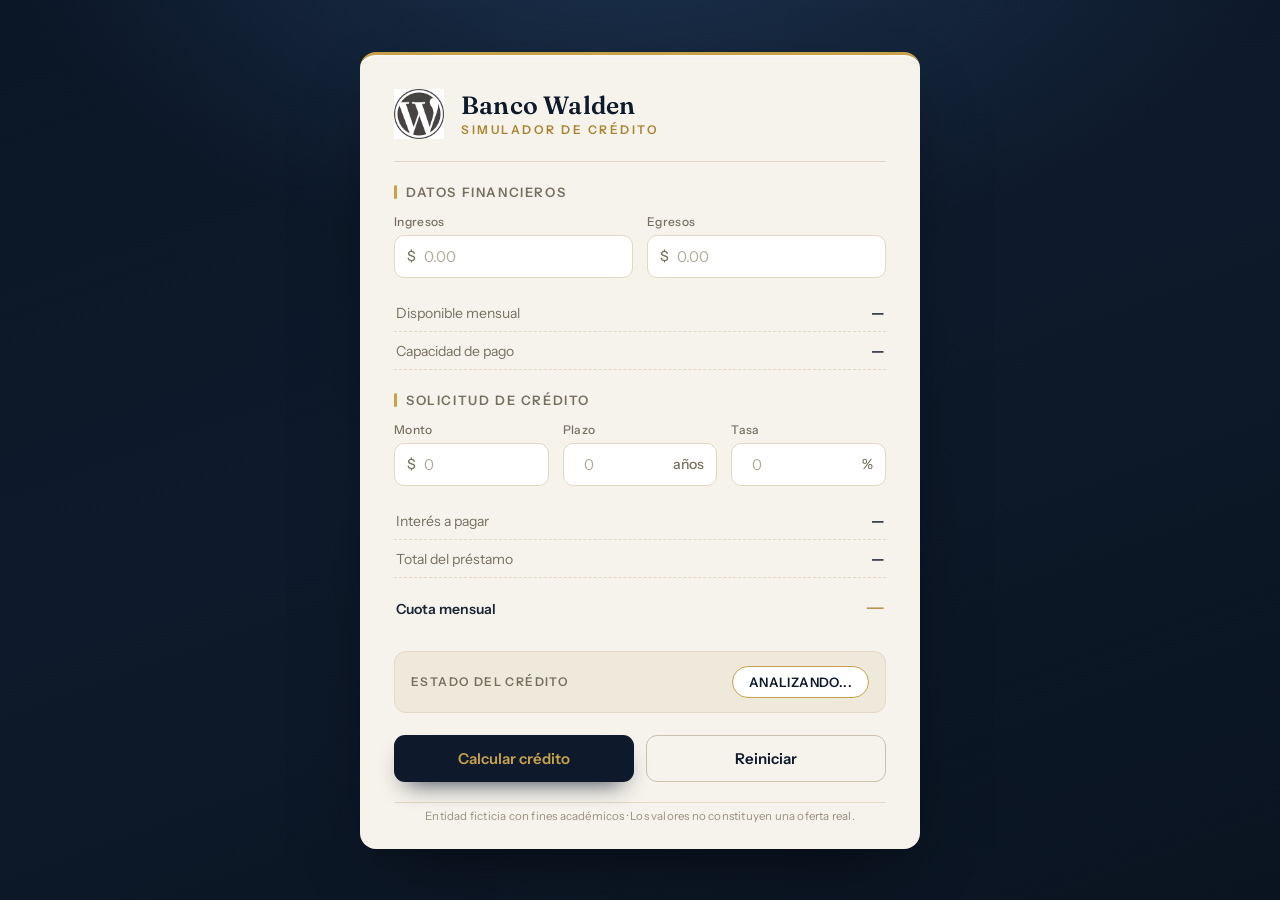
<file: index.html>
<!DOCTYPE html>
<html lang="es">
<head>
    <meta charset="UTF-8">
    <meta name="viewport" content="width=device-width, initial-scale=1.0">
    <title>Banco Walden — Simulador de Crédito</title>
    <link rel="preconnect" href="https://fonts.googleapis.com">
    <link rel="preconnect" href="https://fonts.gstatic.com" crossorigin>
    <link href="https://fonts.googleapis.com/css2?family=Fraunces:opsz,wght@9..144,400;9..144,600;9..144,700&family=Instrument+Sans:wght@400;500;600&display=swap" rel="stylesheet">
    <link rel="stylesheet" href="simulador.css">
    
</head>
<body>
    <main class="card">
        <header class="brand">
            <span class="seal"><img src="images.png" alt="Logo" width="50"></span>
            <div class="brand__text">
                <p class="brand__name">Banco Walden</p>
                <p class="brand__tag">Simulador de crédito</p>
            </div>
        </header>

        <section class="block">
            <h2 class="block__title">Datos financieros</h2>
            <div class="grid grid--2">
                <div class="field">
                    <label for="txtIngresos">Ingresos</label>
                    <div class="input-wrap"><span class="affix">$</span><input type="text" id="txtIngresos" inputmode="decimal" placeholder="0.00"></div>
                </div>
                <div class="field">
                    <label for="txtEgresos">Egresos</label>
                    <div class="input-wrap"><span class="affix">$</span><input type="text" id="txtEgresos" inputmode="decimal" placeholder="0.00"></div>
                </div>
            </div>
            <dl class="statement">
                <div class="statement__row"><dt>Disponible mensual</dt><dd id="spnDisponible">—</dd></div>
                <div class="statement__row"><dt>Capacidad de pago</dt><dd id="spnCapacidadPago">—</dd></div>
            </dl>
        </section>

        <section class="block">
            <h2 class="block__title">Solicitud de crédito</h2>
            <div class="grid grid--3">
                <div class="field">
                    <label for="txtMonto">Monto</label>
                    <div class="input-wrap"><span class="affix">$</span><input type="text" id="txtMonto" inputmode="numeric" placeholder="0"></div>
                </div>
                <div class="field">
                    <label for="txtPlazo">Plazo</label>
                    <div class="input-wrap"><input type="text" id="txtPlazo" inputmode="numeric" placeholder="0"><span class="affix affix--end">años</span></div>
                </div>
                <div class="field">
                    <label for="txtTasaInteres">Tasa</label>
                    <div class="input-wrap"><input type="text" id="txtTasaInteres" inputmode="numeric" placeholder="0"><span class="affix affix--end">%</span></div>
                </div>
            </div>
            <dl class="statement">
                <div class="statement__row"><dt>Interés a pagar</dt><dd id="spnInteresPagar">—</dd></div>
                <div class="statement__row"><dt>Total del préstamo</dt><dd id="spnTotalPrestamo">—</dd></div>
                <div class="statement__row statement__row--strong"><dt>Cuota mensual</dt><dd id="spnCuotaMensual">—</dd></div>
            </dl>
        </section>

        <section class="verdict">
            <span class="verdict__label">Estado del crédito</span>
            <span class="verdict__pill" id="spnEstadoCredito">ANALIZANDO...</span>
        </section>

        <div class="actions">
            <button id="btnCalcularCredito" class="btn btn--primary">Calcular crédito</button>
            <button id="btnReiniciar" class="btn btn--ghost">Reiniciar</button>
        </div>

        <footer class="foot">Entidad ficticia con fines académicos · Los valores no constituyen una oferta real.</footer>
    </main>

    <script src="funciones.js"></script>
    <script src="simulador.js"></script>
</body>
</html>
</file>
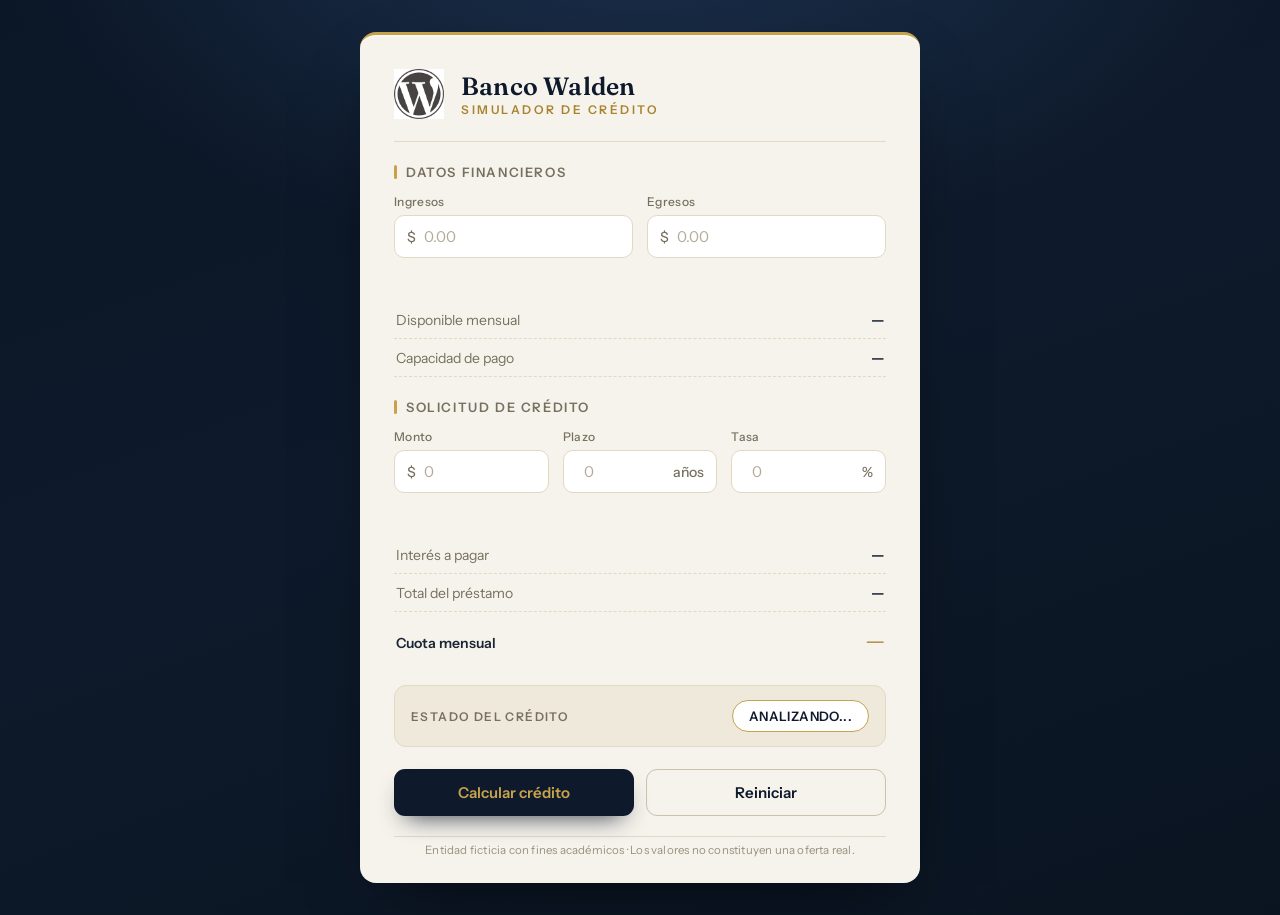
<file: simulador.html>
<!DOCTYPE html>
<html lang="es">
<head>
    <meta charset="UTF-8">
    <meta name="viewport" content="width=device-width, initial-scale=1.0">
    <title>Banco Walden — Simulador de Crédito</title>
    <link rel="preconnect" href="https://fonts.googleapis.com">
    <link rel="preconnect" href="https://fonts.gstatic.com" crossorigin>
    <link href="https://fonts.googleapis.com/css2?family=Fraunces:opsz,wght@9..144,400;9..144,600;9..144,700&family=Instrument+Sans:wght@400;500;600&display=swap" rel="stylesheet">
    <link rel="stylesheet" href="simulador.css">
</head>
<body>
    <main class="card">
        <header class="brand">
            <span class="seal"><img src="images.png" alt="Logo Banco Walden" width="50"></span>
            <div class="brand__text">
                <p class="brand__name">Banco Walden</p>
                <p class="brand__tag">Simulador de crédito</p>
            </div>
        </header>
 
        <section class="block">
            <h2 class="block__title">Datos financieros</h2>
            <div class="grid grid--2">
                <div class="field">
                    <label for="txtIngresos">Ingresos</label>
                    <div class="input-wrap"><span class="affix">$</span><input type="text" id="txtIngresos" inputmode="decimal" placeholder="0.00" aria-describedby="errIngresos"></div>
                    <span class="error" id="errIngresos" aria-live="polite"></span>
                </div>
                <div class="field">
                    <label for="txtEgresos">Egresos</label>
                    <div class="input-wrap"><span class="affix">$</span><input type="text" id="txtEgresos" inputmode="decimal" placeholder="0.00" aria-describedby="errEgresos"></div>
                    <span class="error" id="errEgresos" aria-live="polite"></span>
                </div>
            </div>
            <dl class="statement">
                <div class="statement__row"><dt>Disponible mensual</dt><dd id="spnDisponible">—</dd></div>
                <div class="statement__row"><dt>Capacidad de pago</dt><dd id="spnCapacidadPago">—</dd></div>
            </dl>
        </section>
 
        <section class="block">
            <h2 class="block__title">Solicitud de crédito</h2>
            <div class="grid grid--3">
                <div class="field">
                    <label for="txtMonto">Monto</label>
                    <div class="input-wrap"><span class="affix">$</span><input type="text" id="txtMonto" inputmode="numeric" placeholder="0" aria-describedby="errMonto"></div>
                    <span class="error" id="errMonto" aria-live="polite"></span>
                </div>
                <div class="field">
                    <label for="txtPlazo">Plazo</label>
                    <div class="input-wrap"><input type="text" id="txtPlazo" inputmode="numeric" placeholder="0" aria-describedby="errPlazo"><span class="affix affix--end">años</span></div>
                    <span class="error" id="errPlazo" aria-live="polite"></span>
                </div>
                <div class="field">
                    <label for="txtTasaInteres">Tasa</label>
                    <div class="input-wrap"><input type="text" id="txtTasaInteres" inputmode="numeric" placeholder="0" aria-describedby="errTasa"><span class="affix affix--end">%</span></div>
                    <span class="error" id="errTasa" aria-live="polite"></span>
                </div>
            </div>
            <dl class="statement">
                <div class="statement__row"><dt>Interés a pagar</dt><dd id="spnInteresPagar">—</dd></div>
                <div class="statement__row"><dt>Total del préstamo</dt><dd id="spnTotalPrestamo">—</dd></div>
                <div class="statement__row statement__row--strong"><dt>Cuota mensual</dt><dd id="spnCuotaMensual">—</dd></div>
            </dl>
        </section>
 
        <section class="verdict">
            <span class="verdict__label">Estado del crédito</span>
            <span class="verdict__pill" id="spnEstadoCredito">ANALIZANDO...</span>
        </section>
 
        <div class="actions">
            <button id="btnCalcularCredito" class="btn btn--primary">Calcular crédito</button>
            <button id="btnReiniciar" class="btn btn--ghost">Reiniciar</button>
        </div>
 
        <footer class="foot">Entidad ficticia con fines académicos · Los valores no constituyen una oferta real.</footer>
    </main>
 
    <script src="funciones.js"></script>
    <script src="simulador.js"></script>
</body>
</html>
</file>
<file: simulador.css>
:root {
    --ink: #0e1a2b;
    --ink-soft: #17273c;
    --panel: #f6f3ec;
    --panel-2: #efe9dc;
    --line: #e2d8c4;
    --gold: #c8a24a;
    --gold-deep: #a9832f;
    --text: #1b2635;
    --muted-txt: #77705f;
    --positive: #2f6b4f;
    --negative: #9e3b32;
    --radius: 16px;
}

* { box-sizing: border-box; }

body {
    margin: 0;
    min-height: 100vh;
    display: flex;
    align-items: center;
    justify-content: center;
    padding: 32px 18px;
    font-family: "Instrument Sans", system-ui, -apple-system, sans-serif;
    color: var(--text);
    background:
        radial-gradient(1100px 620px at 50% -12%, #1d3350 0%, rgba(29,51,80,0) 60%),
        linear-gradient(160deg, #0b1626 0%, #0e1a2b 45%, #0a1421 100%);
    background-color: #0b1626;
}

.card {
    width: 100%;
    max-width: 560px;
    background: var(--panel);
    border-radius: var(--radius);
    padding: 34px 34px 26px;
    box-shadow: 0 30px 70px -30px rgba(0,0,0,.65), 0 2px 0 rgba(255,255,255,.4) inset;
    border-top: 3px solid var(--gold);
    animation: rise .6s cubic-bezier(.2,.7,.2,1) both;
}

@keyframes rise {
    from { opacity: 0; transform: translateY(14px); }
    to   { opacity: 1; transform: translateY(0); }
}

.brand {
    display: flex;
    align-items: center;
    gap: 15px;
    padding-bottom: 20px;
    margin-bottom: 22px;
    border-bottom: 1px solid var(--line);
}
.seal { width: 52px; height: 52px; flex: none; }
.seal svg { width: 100%; height: 100%; display: block; }
.brand__name {
    margin: 0;
    font-family: "Fraunces", Georgia, serif;
    font-weight: 600;
    font-size: 25px;
    letter-spacing: .2px;
    color: var(--ink);
    line-height: 1.05;
}
.brand__tag {
    margin: 3px 0 0;
    font-size: 12px;
    text-transform: uppercase;
    letter-spacing: 2.5px;
    color: var(--gold-deep);
    font-weight: 600;
}

.block { margin-bottom: 22px; }
.block__title {
    margin: 0 0 14px;
    font-size: 13px;
    font-weight: 600;
    text-transform: uppercase;
    letter-spacing: 1.6px;
    color: var(--muted-txt);
    padding-left: 12px;
    position: relative;
}
.block__title::before {
    content: "";
    position: absolute;
    left: 0; top: 1px; bottom: 1px;
    width: 3px;
    background: var(--gold);
    border-radius: 3px;
}

.grid { display: grid; gap: 14px; }
.grid--2 { grid-template-columns: 1fr 1fr; }
.grid--3 { grid-template-columns: 1fr 1fr 1fr; }

.field { display: flex; flex-direction: column; gap: 6px; }
.field label {
    font-size: 12px;
    font-weight: 500;
    color: var(--muted-txt);
    letter-spacing: .3px;
}
.input-wrap {
    display: flex;
    align-items: center;
    background: #fff;
    border: 1px solid var(--line);
    border-radius: 10px;
    padding: 0 12px;
    transition: border-color .15s ease, box-shadow .15s ease;
}
.input-wrap:focus-within {
    border-color: var(--gold);
    box-shadow: 0 0 0 3px rgba(200,162,74,.22);
}
.affix { color: var(--muted-txt); font-size: 14px; font-weight: 500; }
.affix--end { margin-left: 4px; }
.input-wrap input {
    flex: 1;
    width: 100%;
    border: none;
    outline: none;
    background: transparent;
    padding: 11px 8px;
    font: inherit;
    font-size: 15px;
    color: var(--text);
    min-width: 0;
}
.input-wrap input::placeholder { color: #b3ab99; }

.statement { margin: 16px 0 0; padding: 0; }
.statement__row {
    display: flex;
    justify-content: space-between;
    align-items: baseline;
    padding: 9px 2px;
    border-bottom: 1px dashed var(--line);
}
.statement__row dt { font-size: 14px; color: var(--muted-txt); }
.statement__row dd {
    margin: 0;
    font-size: 15px;
    font-weight: 600;
    color: var(--ink);
    font-variant-numeric: tabular-nums;
}
.statement__row--strong {
    border-bottom: none;
    margin-top: 2px;
    padding-top: 12px;
}
.statement__row--strong dt { color: var(--text); font-weight: 600; }
.statement__row--strong dd {
    font-family: "Fraunces", Georgia, serif;
    font-size: 22px;
    color: var(--gold-deep);
}

.verdict {
    display: flex;
    align-items: center;
    justify-content: space-between;
    gap: 12px;
    background: var(--panel-2);
    border: 1px solid var(--line);
    border-radius: 12px;
    padding: 14px 16px;
    margin: 22px 0;
}
.verdict__label {
    font-size: 12px;
    text-transform: uppercase;
    letter-spacing: 1.4px;
    color: var(--muted-txt);
    font-weight: 600;
}
.verdict__pill {
    font-size: 13px;
    font-weight: 600;
    letter-spacing: .4px;
    color: var(--ink);
    background: #fff;
    border: 1px solid var(--gold);
    border-radius: 999px;
    padding: 7px 16px;
    white-space: nowrap;
}

.actions { display: flex; gap: 12px; margin-bottom: 20px; }
.btn {
    flex: 1;
    padding: 13px 18px;
    border-radius: 11px;
    font: inherit;
    font-weight: 600;
    font-size: 15px;
    cursor: pointer;
    transition: transform .12s ease, background .18s ease, box-shadow .18s ease, color .18s ease;
    border: 1px solid transparent;
}
.btn:active { transform: translateY(1px); }
.btn--primary {
    background: var(--ink);
    color: var(--gold);
    box-shadow: 0 12px 24px -12px rgba(14,26,43,.9);
}
.btn--primary:hover { background: var(--ink-soft); box-shadow: 0 14px 26px -12px rgba(14,26,43,.95); }
.btn--ghost {
    background: transparent;
    color: var(--ink);
    border-color: #cbc1ad;
}
.btn--ghost:hover { border-color: var(--ink); background: rgba(14,26,43,.04); }
.btn:focus-visible { outline: 3px solid rgba(200,162,74,.5); outline-offset: 2px; }

.foot {
    text-align: center;
    font-size: 11.5px;
    color: #9a927f;
    letter-spacing: .2px;
    padding-top: 6px;
    border-top: 1px solid var(--line);
}

@media (max-width: 560px) {
    .card { padding: 26px 20px 22px; border-radius: 14px; }
    .grid--2, .grid--3 { grid-template-columns: 1fr; }
    .brand__name { font-size: 22px; }
    .verdict { flex-direction: column; align-items: flex-start; }
    .actions { flex-direction: column; }
}

@media (prefers-reduced-motion: reduce) {
    .card { animation: none; }
    .btn, .input-wrap { transition: none; }
}
/* Validaciones (Parte 3) */
.error {
    display: block;
    min-height: 16px;
    margin-top: 5px;
    font-size: 12px;
    font-weight: 500;
    color: var(--negative);
    letter-spacing: .2px;
    line-height: 1.3;
}
.input-wrap--error {
    border-color: var(--negative);
    box-shadow: 0 0 0 3px rgba(158,59,50,.15);
}
.input-wrap--error:focus-within {
    border-color: var(--negative);
    box-shadow: 0 0 0 3px rgba(158,59,50,.24);
}
</file>
